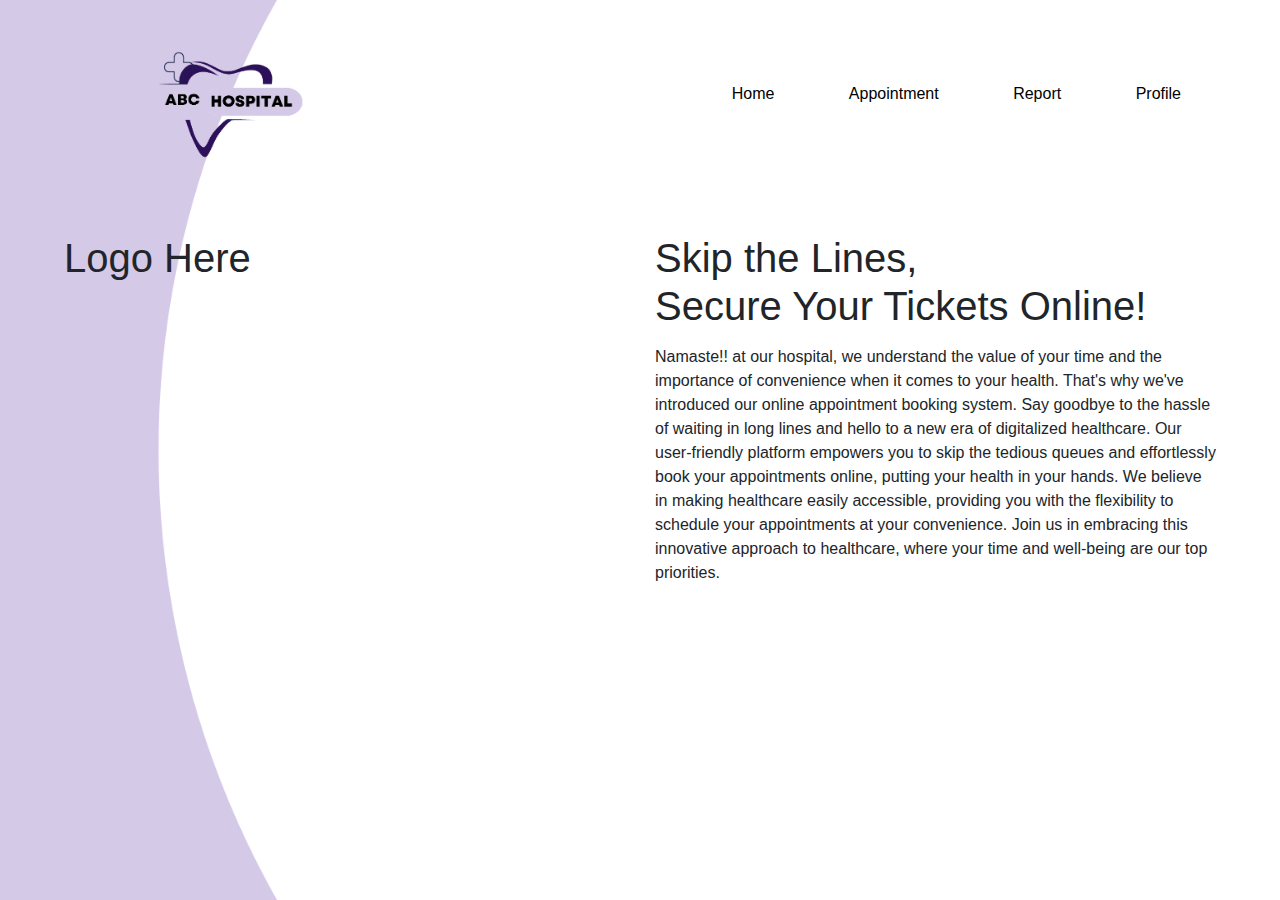
<file: pages/index.html>
<!DOCTYPE html>
<html lang="en">
  <head>
    <meta charset="UTF-8" />
    <meta name="viewport" content="width=device-width, initial-scale=1.0" />
    <title>Online Ticketing</title>
    <link rel="stylesheet" href="/css/style.css" />
    <link
    rel="stylesheet"
    href="https://cdn.jsdelivr.net/npm/bootstrap@4.3.1/dist/css/bootstrap.min.css"
    integrity="sha384-ggOyR0iXCbMQv3Xipma34MD+dH/1fQ784/j6cY/iJTQUOhcWr7x9JvoRxT2MZw1T"
    crossorigin="anonymous"
  />
  </head>
  <body>
    <div class="main-container">
      <div class="header-grid navigation">
        <img src="/images/logo.png" alt="Logo" class="logo" />
        <ul class="nav-option">
          <li><a href="home.html">Home</a></li>
          <li><a href="appointment.html">Appointment</a></li>
          <li><a href="#">Report</a></li>
          <li><a href="#">Profile</a></li>
        </ul>
      </div>
      <div class="row" >
        <section class="col-6" >
          <h1 class="logo-here">Logo Here</h1>
        </section>

        <section class="col-6">
          <h1 class="logo-here">Skip the Lines, <br />Secure Your Tickets Online!</h1>
          <p>
            Namaste!! at our hospital, we understand the value of your time and
            the importance of convenience when it comes to your health. That's
            why we've introduced our online appointment booking system. Say
            goodbye to the hassle of waiting in long lines and hello to a new
            era of digitalized healthcare. Our user-friendly platform empowers
            you to skip the tedious queues and effortlessly book your
            appointments online, putting your health in your hands. We believe
            in making healthcare easily accessible, providing you with the
            flexibility to schedule your appointments at your convenience. Join
            us in embracing this innovative approach to healthcare, where your
            time and well-being are our top priorities.
          </p>
        </section>
      </div>
  </body>
</html>
</file>
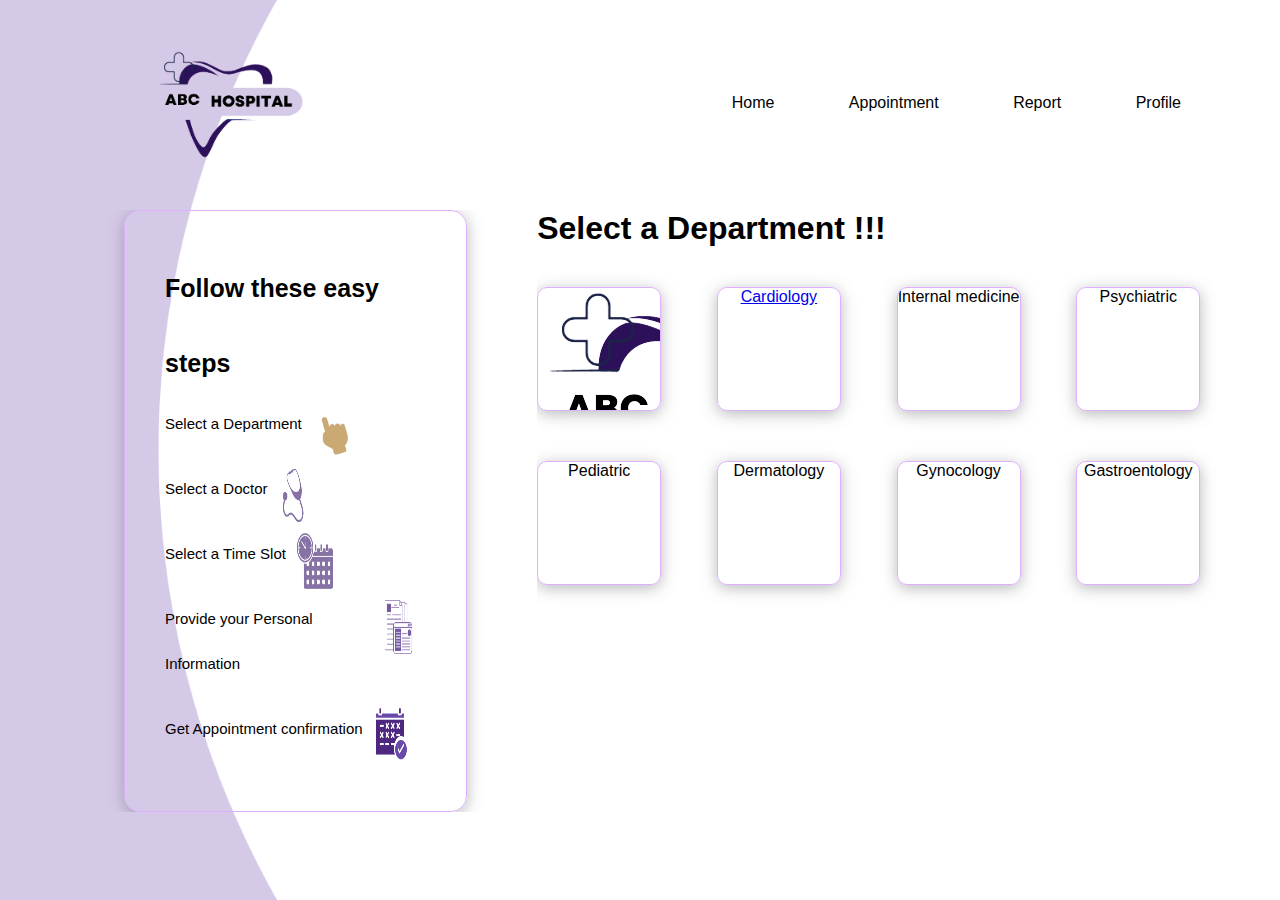
<file: pages/Appointment.html>
<!DOCTYPE html>
<html lang="en">
  <head>
    <meta charset="UTF-8" />
    <meta name="viewport" content="width=device-width, initial-scale=1.0" />
    <title>Online Ticketing</title>
    <link rel="stylesheet" href="/css/style.css" />
    <link
      href="https://cdn.jsdelivr.net/npm/bootstrap@5.3.2/dist/css/bootstrap.min.css"
      rel="stylesheet"
      integrity="sha384-T3c6CoIi6uLrA9TneNEoa7RxnatzjcDSCmG1MXxSR1GAsXEV/Dwwykc2MPK8M2HN"
      crossorigin="anonymous"
    />
  </head>
  <body>
    <div class="main-container">
      <div class="header-grid navigation">
        <img src="/images/logo.png" alt="Logo" class="logo" />
        <ul>
          <li><a href="index.html">Home</a></li>
          <li><a href="appointment.html">Appointment</a></li>
          <li><a href="#">Report</a></li>
          <li><a href="#">Profile</a></li>
        </ul>
      </div>

      <div class="steps-container">
        <div class="steps">
          <h2>Follow these easy steps</h2>

          <div class="diffsteps">
            <p>Select a Department</p>
            <img src="/images/select.gif" class="decImage" />
          </div>

          <div class="diffsteps">
            <p>Select a Doctor</p>
            <img src="/images/doctor.png" class="decImage" />
          </div>

          <div class="diffsteps">
            <p>Select a Time Slot</p>
            <img src="/images/time.png" class="decImage" />
          </div>

          <div class="diffsteps">
            <p>Provide your Personal Information</p>
            <img src="/images/personalinfo.png" class="decImage" />
          </div>

          <div class="diffsteps">
            <p>Get Appointment confirmation</p>
            <img src="/images/confirm.png" class="decImage" />
          </div>
        </div>
        <!-- donot change -->
        <div class="department-container">
          <h1 class="appointmentHeader">Select a Department !!!</h1>
          <div class="items-container">
            <div class="item">
              <img src="/images/logo.png" alt="image" class="itemLogo" />
              <p>Emergency</p>
            </div>

            <div class="item"><a href="doctor.html">Cardiology </a></div>

            <div class="item">Internal medicine</div>
            <div class="item">Psychiatric</div>
            <div class="item">Pediatric</div>
            <div class="item">Dermatology</div>
            <div class="item">Gynocology</div>
            <div class="item">Gastroentology</div>
          </div>
        </div>
      </div>
    </div>
  </body>
</html>
</file>
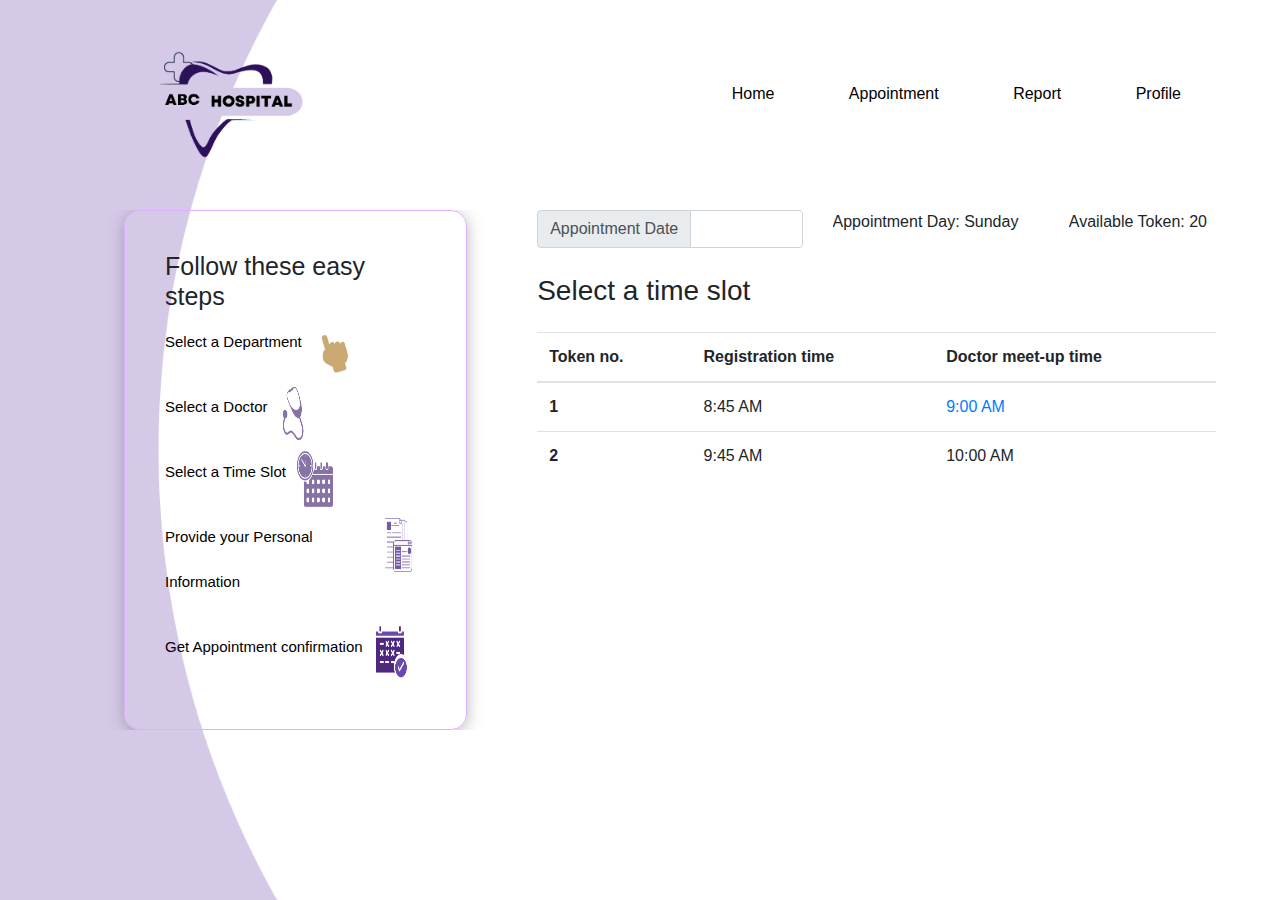
<file: pages/appointmentDate.html>
<!DOCTYPE html>
<html lang="en">
  <head>
    <meta charset="UTF-8" />
    <meta name="viewport" content="width=device-width, initial-scale=1.0" />
    <title>Online Ticketing</title>
    <link rel="stylesheet" href="/css/style.css" />
    <link
      rel="stylesheet"
      href="https://cdn.jsdelivr.net/npm/bootstrap@4.3.1/dist/css/bootstrap.min.css"
      integrity="sha384-ggOyR0iXCbMQv3Xipma34MD+dH/1fQ784/j6cY/iJTQUOhcWr7x9JvoRxT2MZw1T"
      crossorigin="anonymous"
    />
  </head>
  <body>
    <div class="main-container">
      <div class="header-grid navigation">
        <img src="/images/logo.png" alt="Logo" class="logo" />
        <ul>
          <li><a href="index.html">Home</a></li>
          <li><a href="appointment.html">Appointment</a></li>
          <li><a href="#">Report</a></li>
          <li><a href="#">Profile</a></li>
        </ul>
      </div>

      <div class="steps-container">
        <div class="steps">
          <h2>Follow these easy steps</h2>

          <div class="diffsteps">
            <p>Select a Department</p>
            <img src="/images/select.gif" class="decImage" />
          </div>

          <div class="diffsteps">
            <p>Select a Doctor</p>
            <img src="/images/doctor.png" class="decImage" />
          </div>

          <div class="diffsteps">
            <p>Select a Time Slot</p>
            <img src="/images/time.png" class="decImage" />
          </div>

          <div class="diffsteps">
            <p>Provide your Personal Information</p>
            <img src="/images/personalinfo.png" class="decImage" />
          </div>

          <div class="diffsteps">
            <p>Get Appointment confirmation</p>
            <img src="/images/confirm.png" class="decImage" />
          </div>
        </div>

        <div class="appointmentDate-container">
          <div class="row">
            <div class="col-5">
              <div class="input-group">
                <div class="input-group-prepend">
                  <span class="input-group-text" id="">Appointment Date</span>
                </div>
                <input type="text" class="form-control" />
              </div>
            </div>
            <div class="col-4">
              <p>Appointment Day: Sunday</p>
            </div>
            <div class="col-3">
              <p>Available Token: 20</p>
            </div>
          </div>
          <h3 class="my-4">Select a time slot</h3>
          <table class="table table-hover">
            <thead>
              <tr>
                <th scope="col">Token no.</th>
                <th scope="col">Registration time</th>
                <th scope="col">Doctor meet-up time</th>
              </tr>
            </thead>
            <tbody>
              <tr>
                <th scope="row">1</th>
                <td>8:45 AM</td>
                <td><a href="personalDetail.html">9:00 AM</a></td>
              </tr>
              <tr>
                <th scope="row">2</th>
                <td>9:45 AM</td>
                <td>10:00 AM</td>
              </tr>
            </tbody>
          </table>
        </div>
      </div>
    </div>
  </body>
</html>
</file>
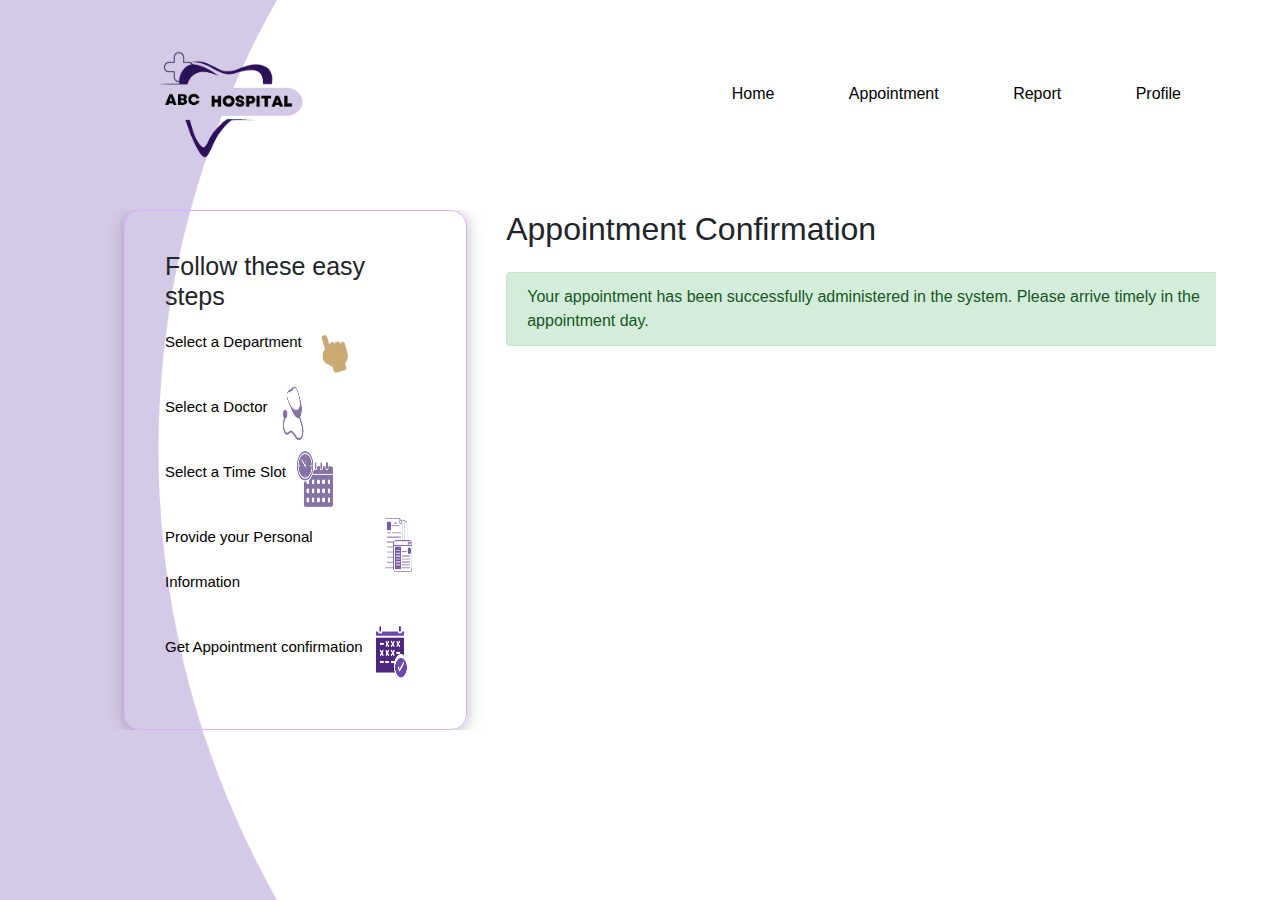
<file: pages/confirmation.html>
<!DOCTYPE html>
<html lang="en">
  <head>
    <meta charset="UTF-8" />
    <meta name="viewport" content="width=device-width, initial-scale=1.0" />
    <title>Online Ticketing</title>
    <link rel="stylesheet" href="/css/style.css" />
    <link
    rel="stylesheet"
    href="https://cdn.jsdelivr.net/npm/bootstrap@4.3.1/dist/css/bootstrap.min.css"
    integrity="sha384-ggOyR0iXCbMQv3Xipma34MD+dH/1fQ784/j6cY/iJTQUOhcWr7x9JvoRxT2MZw1T"
    crossorigin="anonymous"
  />
  </head>
  <body>
    <div class="main-container">
      <div class="header-grid navigation">
        <img src="/images/logo.png" alt="Logo" class="logo" />
        <ul>
          <li><a href="index.html">Home</a></li>
          <li><a href="appointment.html">Appointment</a></li>
          <li><a href="#">Report</a></li>
          <li><a href="#">Profile</a></li>
        </ul>
      </div>

      <div class="steps-container">
        <div class="steps">
          <h2>Follow these easy steps</h2>

          <div class="diffsteps">
            <p>Select a Department</p>
            <img src="/images/select.gif" class="decImage" />
          </div>

          <div class="diffsteps">
            <p>Select a Doctor</p>
            <img src="/images/doctor.png" class="decImage" />
          </div>

          <div class="diffsteps">
            <p>Select a Time Slot</p>
            <img src="/images/time.png" class="decImage" />
          </div>

          <div class="diffsteps">
            <p>Provide your Personal Information</p>
            <img src="/images/personalinfo.png" class="decImage" />
          </div>

          <div class="diffsteps">
            <p>Get Appointment confirmation</p>
            <img src="/images/confirm.png" class="decImage" />
          </div>
        </div>

        <!-- add from here -->

        <div class="col-12 ml-4">
          <h2>Appointment Confirmation</h1>
          <div class="alert alert-success mt-4 " role="alert">
            Your appointment has been successfully administered in the system.
            Please arrive timely in the appointment day.
          </div>
        </div>
      </div>
    </div>
  </body>
</html>
</file>
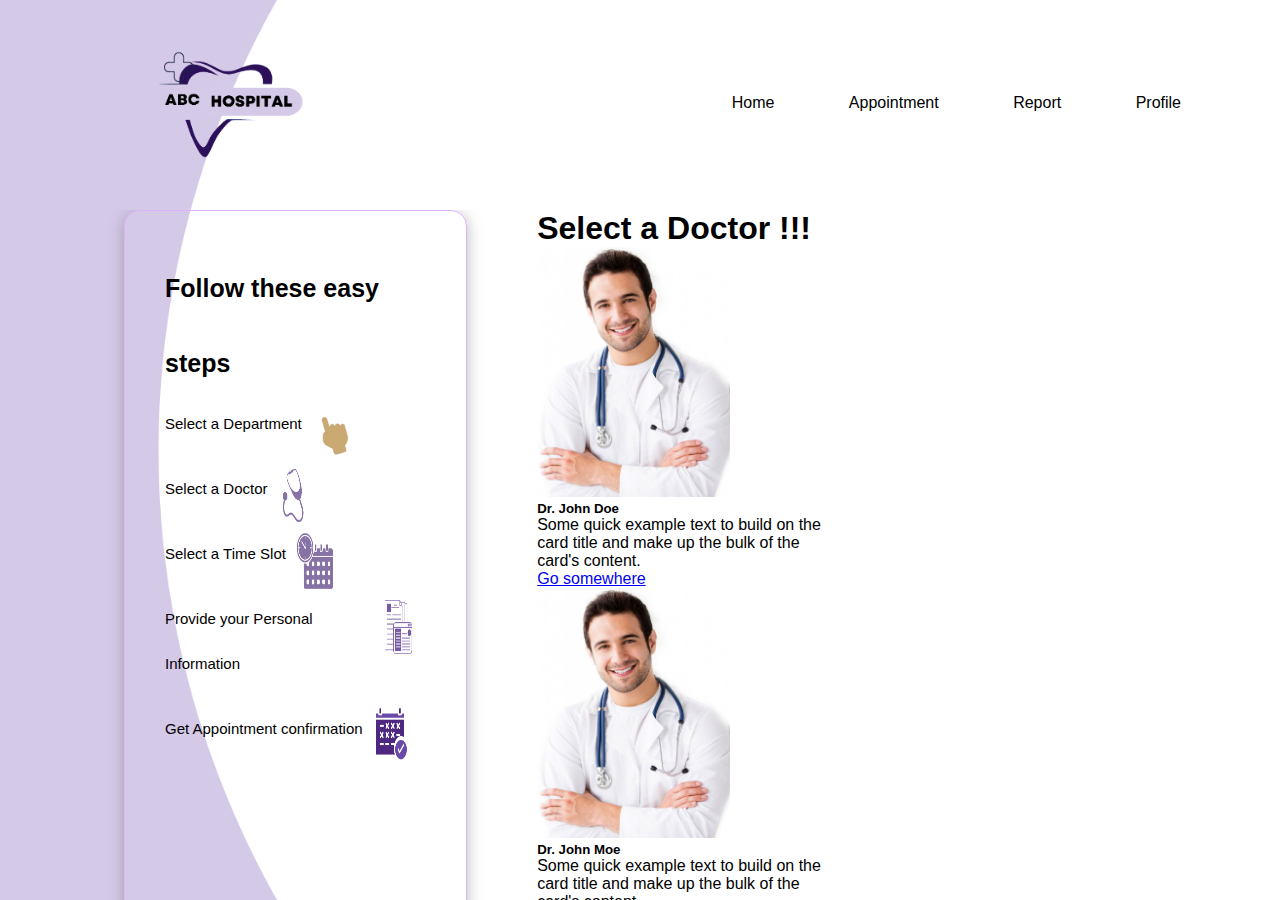
<file: pages/doctor.html>
<!DOCTYPE html>
<html lang="en">
  <head>
    <meta charset="UTF-8" />
    <meta name="viewport" content="width=device-width, initial-scale=1.0" />
    <title>Online Ticketing</title>
    <link rel="stylesheet" href="/css/style.css" />
    <link
      href="https://cdn.jsdelivr.net/npm/bootstrap@5.3.2/dist/css/bootstrap.min.css"
      rel="stylesheet"
      integrity="sha384-T3c6CoIi6uLrA9TneNEoa7RxnatzjcDSCmG1MXxSR1GAsXEV/Dwwykc2MPK8M2HN"
      crossorigin="anonymous"
    />
  </head>
  <body>
    <div class="main-container">
      <div class="header-grid navigation">
        <img src="/images/logo.png" alt="Logo" class="logo" />
        <ul>
          <li><a href="index.html">Home</a></li>
          <li><a href="appointment.html">Appointment</a></li>
          <li><a href="#">Report</a></li>
          <li><a href="#">Profile</a></li>
        </ul>
      </div>

      <div class="steps-container">
        <div class="steps">
          <h2>Follow these easy steps</h2>

          <div class="diffsteps">
            <p>Select a Department</p>
            <img src="/images/select.gif" class="decImage" />
          </div>

          <div class="diffsteps">
            <p>Select a Doctor</p>
            <img src="/images/doctor.png" class="decImage" />
          </div>

          <div class="diffsteps">
            <p>Select a Time Slot</p>
            <img src="/images/time.png" class="decImage" />
          </div>

          <div class="diffsteps">
            <p>Provide your Personal Information</p>
            <img src="/images/personalinfo.png" class="decImage" />
          </div>

          <div class="diffsteps">
            <p>Get Appointment confirmation</p>
            <img src="/images/confirm.png" class="decImage" />
          </div>
        </div>
        <!-- <h1 class="appointment">Book an appointment now!!</h1> -->

        <div class="department-container">
          <h1 class="appointmentHeader">Select a Doctor !!!</h1>
          <div class="row py-4">
            <!-- <h1>Facilities</h1> -->
            <div class="col-4 doc-card card mx-2" style="width: 18rem">
              <img src="/images//doc1.jpg" class="doc-image" alt="..." />
              <div class="card-body">
                <h5 class="card-title">Dr. John Doe</h5>
                <p class="card-text">
                  Some quick example text to build on the card title and make up
                  the bulk of the card's content.
                </p>
                <a href="appointmentDate.html" class="btn btn-primary">
                  Go somewhere</a
                >
              </div>
            </div>
            <div class="col-2"></div>

            <div class="col-4 doc-card card mx-2" style="width: 18rem">
              <img src="/images//doc1.jpg" class="doc-image" alt="..." />
              <div class="card-body">
                <h5 class="card-title">Dr. John Moe</h5>
                <p class="card-text">
                  Some quick example text to build on the card title and make up
                  the bulk of the card's content.
                </p>
                <a href="#" class="btn btn-primary">Go somewhere</a>
              </div>
            </div>
          </div>
        </div>
      </div>
    </div>
  </body>
</html>
</file>
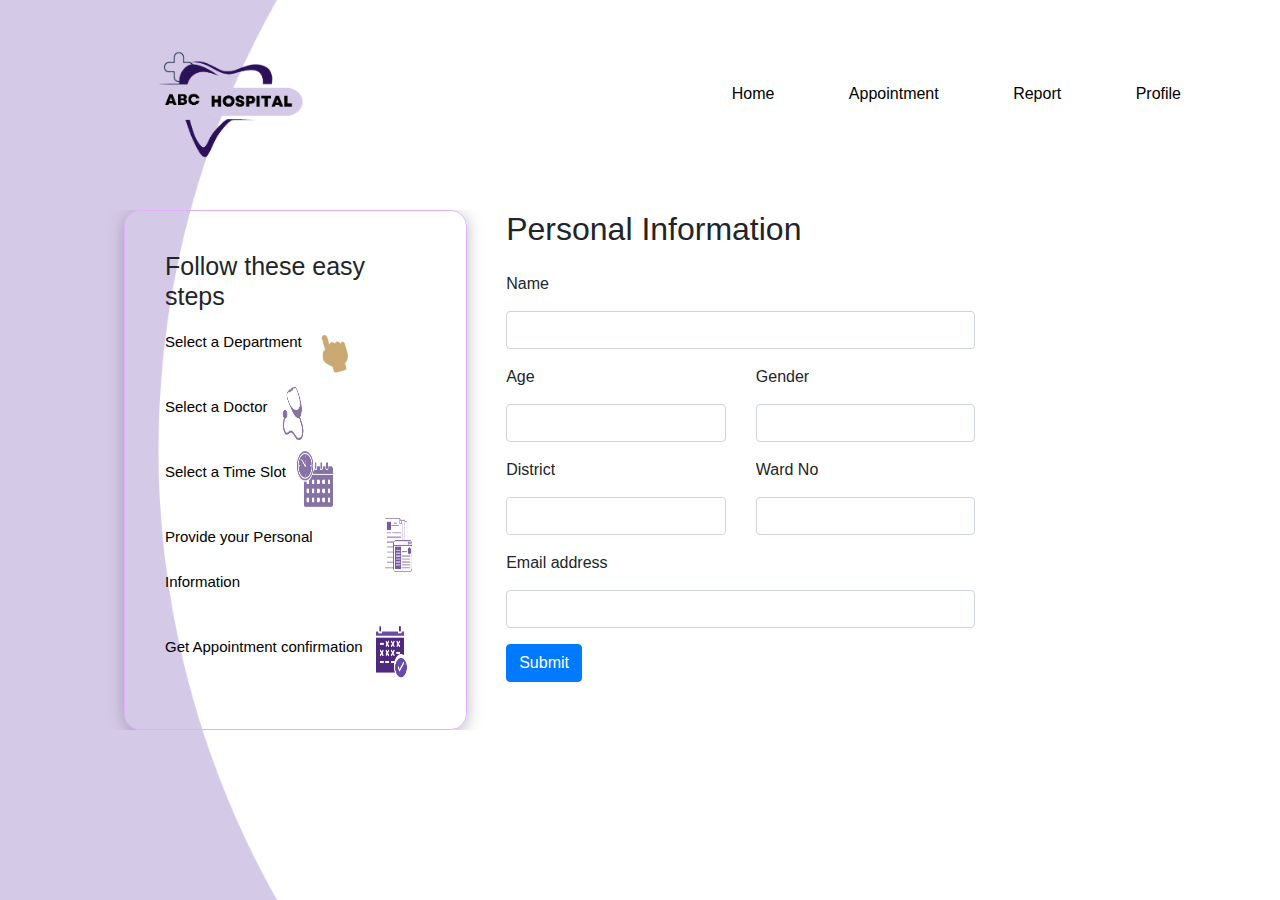
<file: pages/personalDetail.html>
<!DOCTYPE html>
<html lang="en">
  <head>
    <meta charset="UTF-8" />
    <meta name="viewport" content="width=device-width, initial-scale=1.0" />
    <title>Online Ticketing</title>
    <link rel="stylesheet" href="/css/style.css" />
    <link
    rel="stylesheet"
    href="https://cdn.jsdelivr.net/npm/bootstrap@4.3.1/dist/css/bootstrap.min.css"
    integrity="sha384-ggOyR0iXCbMQv3Xipma34MD+dH/1fQ784/j6cY/iJTQUOhcWr7x9JvoRxT2MZw1T"
    crossorigin="anonymous"
  />
  </head>
  <body>
    <div class="main-container">
      <div class="header-grid navigation">
        <img src="/images/logo.png" alt="Logo" class="logo" />
        <ul>
          <li><a href="index.html">Home</a></li>
          <li><a href="appointment.html">Appointment</a></li>
          <li><a href="#">Report</a></li>
          <li><a href="#">Profile</a></li>
        </ul>
      </div>

      <div class="steps-container">
        <div class="steps">
          <h2>Follow these easy steps</h2>

          <div class="diffsteps">
            <p>Select a Department</p>
            <img src="/images/select.gif" class="decImage" />
          </div>

          <div class="diffsteps">
            <p>Select a Doctor</p>
            <img src="/images/doctor.png" class="decImage" />
          </div>

          <div class="diffsteps">
            <p>Select a Time Slot</p>
            <img src="/images/time.png" class="decImage" />
          </div>

          <div class="diffsteps">
            <p>Provide your Personal Information</p>
            <img src="/images/personalinfo.png" class="decImage" />
          </div>

          <div class="diffsteps">
            <p>Get Appointment confirmation</p>
            <img src="/images/confirm.png" class="decImage" />
          </div>
        </div>
<!-- Steps end -->

        <!-- add from here -->


<!-- form -->
<div class="col-8 ml-4">
  <h2 class="mb-4">Personal Information</h2>
  <form>
    <div class="mb-3">
      <label class="form-label">Name</label>
      <input type="text" class="form-control" aria-describedby="name" />
    </div>

    <div class="row">
      <div class="col mb-3">
        <label class="form-label">Age</label>
        <input
          type="number"
          class="form-control"
          aria-describedby="age"
        />
      </div>

      <div class="col mb-3">
        <label class="form-label">Gender</label>
        <input
          type="text"
          class="form-control"
          aria-describedby="gender"
        />
      </div>
    </div>

    <div class="row">
      <div class="col mb-3">
        <label class="form-label">District</label>
        <input
          type="number"
          class="form-control"
          aria-describedby="age"
        />
      </div>

      <div class="col mb-3">
        <label class="form-label">Ward No</label>
        <input
          type="text"
          class="form-control"
          aria-describedby="gender"
        />
      </div>
    </div>

    <div class="mb-3">
      <label for="exampleInputEmail1" class="form-label"
        >Email address</label
      >
      <input
        type="email"
        class="form-control"
        id="exampleInputEmail1"
        aria-describedby="emailHelp"
      />
    </div>

    <button type="submit" class="btn btn-primary">
      <a href="confirmation.html" style="color: white">Submit</a>
    </button>
  </form>
</div>
  
</body>
</html>









<!-- <div class="col-sm-8 col-md-8 col-xs-12">
  <div class="form-container">
      <h2>Personal Details</h2>
      <form action="login" method="post">
        <div class="form-group">
          <label for="name">Name</label>
          <input type="text" id="name" name="username" placeholder="Enter your name" required autocomplete="off">
         
        </div>
        <div class="form-group">
          
        </div>

        <div class="flex-group">
          <div class="flex-right">
            <label for="gender">Gender</label>
            <input type="text" id="gender" name="gender" placeholder="Enter your gender" required autocomplete="off">
            <label for="age">Age</label>
            <input type="text" id="age" name="age" placeholder="Age" required autocomplete="off">
          </div>
        </div>
        <div class="form-group">
          <label for="email">Email</label>
          <input type="text" id="email" name="email" placeholder="Enter your email" required autocomplete="off">
        </div>
        <div class="form-group">
          <label for="address">Address</label>
          <input type="text" name="address" id="address" placeholder="Address" required>
        </div>
        <div class="form-group">
          <button type="submit" class="submit-btn">Submit</button>
        </div>          
    </div>
</div> -->
</file>
<file: css/style.css>
* {
  margin: 0;
  padding: 0;
  font-family: "Dosis", sans-serif;
  overflow: hidden;
}

.main-container {
  border: 5px;
  height: 100vh;
  border-color: #000;
  width: 100%;
  background-image: url("/images/homeBackground.png");
  background-size: cover;
  /* background-position: center; */
  /* margin: auto; */
  padding-left: 5%;
  padding-right: 5%;
  box-sizing: border-box;
  position: relative;
}

.logo {
  width: 150px;
  height: auto;
  margin-left: 90px;
}

/* logo size and position */
.logo {
  width: 150px;
  height: auto;
  margin-left: 90px;
}

/* header and effects */
.header-grid {
  height: 150px;
  width: full;
  display: grid;
  grid-template-columns: auto auto;
  column-gap: 10px;
}

.navigation {
  margin: 30px auto;
  display: flex;
  align-items: center;
}

ul {
  flex: 1;
  text-align: right;
}

ul li {
  display: inline-block;
  list-style-type: none;
  margin: 0 25px;
}

ul li a {
  text-decoration: none;
  color: #000;
  padding: 0 10px;
  position: relative;
}

ul li a::after {
  content: "";
  width: 0;
  height: 10px;
  background-color: #d5c9e8;
  position: absolute;
  left: 50%;
  transform: translateX(-50%);
  top: -20px;
  transition: 0.5s;
}

ul li a:hover::after {
  width: 100%;
}

.content-container {
  height: 80vh;
  display: grid;
  grid-template-columns: 50% 50%;
}

.logo-here {
  font-size: 40px;
  font-weight: 100;
  margin-top: 24px;
  margin-bottom: 15px;
}

.content-container p {
  font-size: 20px;
  color: #000;
  font-weight: 100;
  line-height: 1.6; /* Increases line spacing */
}

/* Appointment page */

/* .appointment {
  font-size: 35px;
  color: #000;
  margin-bottom: 100px;
  font-weight: 100;
  margin-left: 200px;
  margin-top: 60px;
} */
.steps-container {
  display: grid;
  grid-template-columns: 35% 65%;
}

.steps {
  border: 1px solid #e0b0ff;
  padding: 40px;
  border-radius: 16px;
  margin-left: 60px;
  background: transparent;
  box-shadow: 0px 3px 15px rgba(113, 115, 119, 0.5);
  text-align: left;
  line-height: 3;
  position: relative;
  /* width: 35%;
  height: 65%; */
}

.steps h2 {
  font-size: 25px;
}

.steps h1 {
  font-size: 40px;
  font-weight: 100;
  margin-top: 24px;
  margin-bottom: 15px;
  margin-left: 750px;
}

.steps p {
  font-size: 15px;
  color: #000;
  margin-bottom: 20px;
  font-weight: 100;
  margin-left: 0;
  line-height: 3;
}

.diffsteps {
  display: flex;
}

.diffsteps div p {
  margin-right: 40px; /* Adjust the space between text and image */
}

.department-container {
  padding-left: 70px;
  /* background-color: aqua; */
  position: relative;
}

.decImage {
  width: 60px;
  height: 60px;
}
/*  */
.item {
  height: 122px;
  width: 122px;
  border-radius: 10px;
  text-align: center;
  box-shadow: 0px 3px 15px rgba(113, 115, 119, 0.5);
  border: 1px solid #e0b0ff;
}

.items-container {
  padding-top: 40px;
  margin-right: 0px;
  height: auto;
  width: auto;
  display: grid;
  grid-template-rows: repeat(3, 1fr);
  grid-template-columns: repeat(4, 1fr);
  row-gap: 50px;
  column-gap: 40px;
}

.appointmentDate-container {
  padding-left: 70px;
}

.doc-image {
  height: 250px;
  width: auto;
}

.doc-card {
  height: auto;
}
</file>
